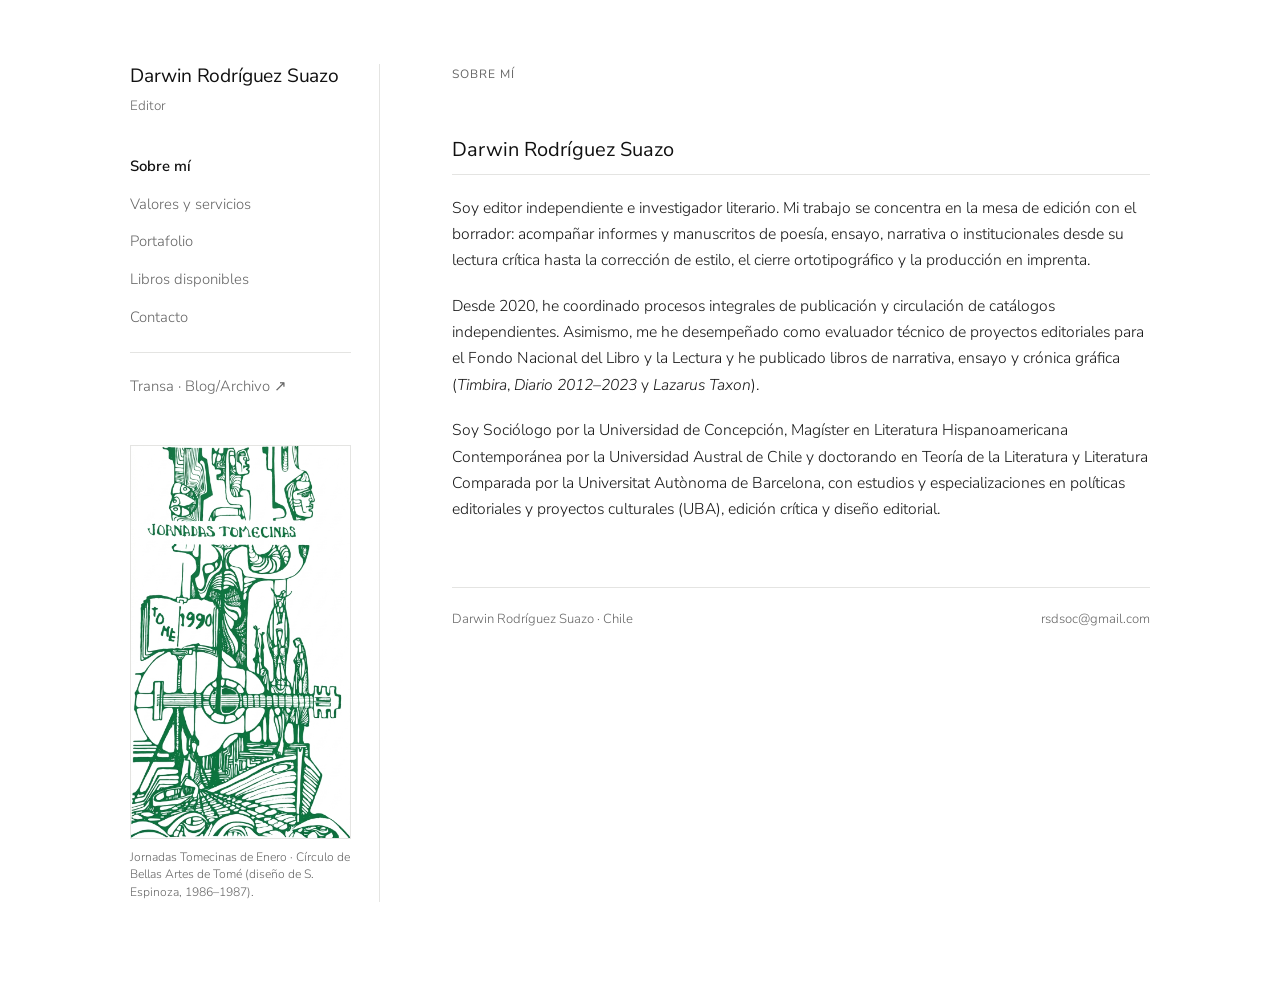
<file: index.html>
<!DOCTYPE html>
<html lang="es">
<head>
  <meta charset="UTF-8">
  <meta name="viewport" content="width=device-width, initial-scale=1.0">
  <title>Darwin Rodríguez Suazo | Editor independiente e investigador literario</title>
  <link rel="stylesheet" href="styles.css">
</head>
<body>
  <div class="editorial-layout">
    <aside class="sidebar">
      <div class="identity">
        <a href="index.html" class="site-title">Darwin Rodríguez Suazo</a>
        <p class="site-role">Editor</p>
      </div>

<nav class="nav-menu" aria-label="Menú principal">
        <a href="index.html" class="active">Sobre mí</a>
        <a href="servicios.html">Valores y servicios</a>
        <a href="trabajos.html">Portafolio</a>
        <a href="libros.html">Libros disponibles</a>
        <a href="contacto.html">Contacto</a>
        <div class="nav-divider"></div>
        <a href="https://transa.hypotheses.org/" target="_blank" rel="noopener" class="external-blog">Transa · Blog/Archivo ↗</a>
      </nav>

      <figure class="margin-artwork">
        <img src="img/cartel-tome.jpg" alt="Cartel Jornadas Tomecinas de Enero, Círculo de Bellas Artes de Tomé, 1990" onerror="this.parentElement.style.display='none';">
        <figcaption>Jornadas Tomecinas de Enero · Círculo de Bellas Artes de Tomé (diseño de S. Espinoza, 1986–1987).</figcaption>
      </figure>
    </aside>

    <main class="content-column">
      <p class="kicker">Sobre mí</p>
      <h2>Darwin Rodríguez Suazo</h2>
      <p>Soy editor independiente e investigador literario. Mi trabajo se concentra en la mesa de edición con el borrador: acompañar informes y manuscritos de poesía, ensayo, narrativa o institucionales desde su lectura crítica hasta la corrección de estilo, el cierre ortotipográfico y la producción en imprenta.</p>
      <p>Desde 2020, he coordinado procesos integrales de publicación y circulación de catálogos independientes. Asimismo, me he desempeñado como evaluador técnico de proyectos editoriales para el Fondo Nacional del Libro y la Lectura y he publicado libros de narrativa, ensayo y crónica gráfica (<em>Timbira</em>, <em>Diario 2012–2023</em> y <em>Lazarus Taxon</em>).</p>
      <p>Soy Sociólogo por la Universidad de Concepción, Magíster en Literatura Hispanoamericana Contemporánea por la Universidad Austral de Chile y doctorando en Teoría de la Literatura y Literatura Comparada por la Universitat Autònoma de Barcelona, con estudios y especializaciones en políticas editoriales y proyectos culturales (UBA), edición crítica y diseño editorial.</p>

      <footer class="colophon-footer">
        <span>Darwin Rodríguez Suazo · Chile</span>
        <span>rsdsoc@gmail.com</span>
      </footer>
    </main>
  </div>
</body>
</html>
</file>
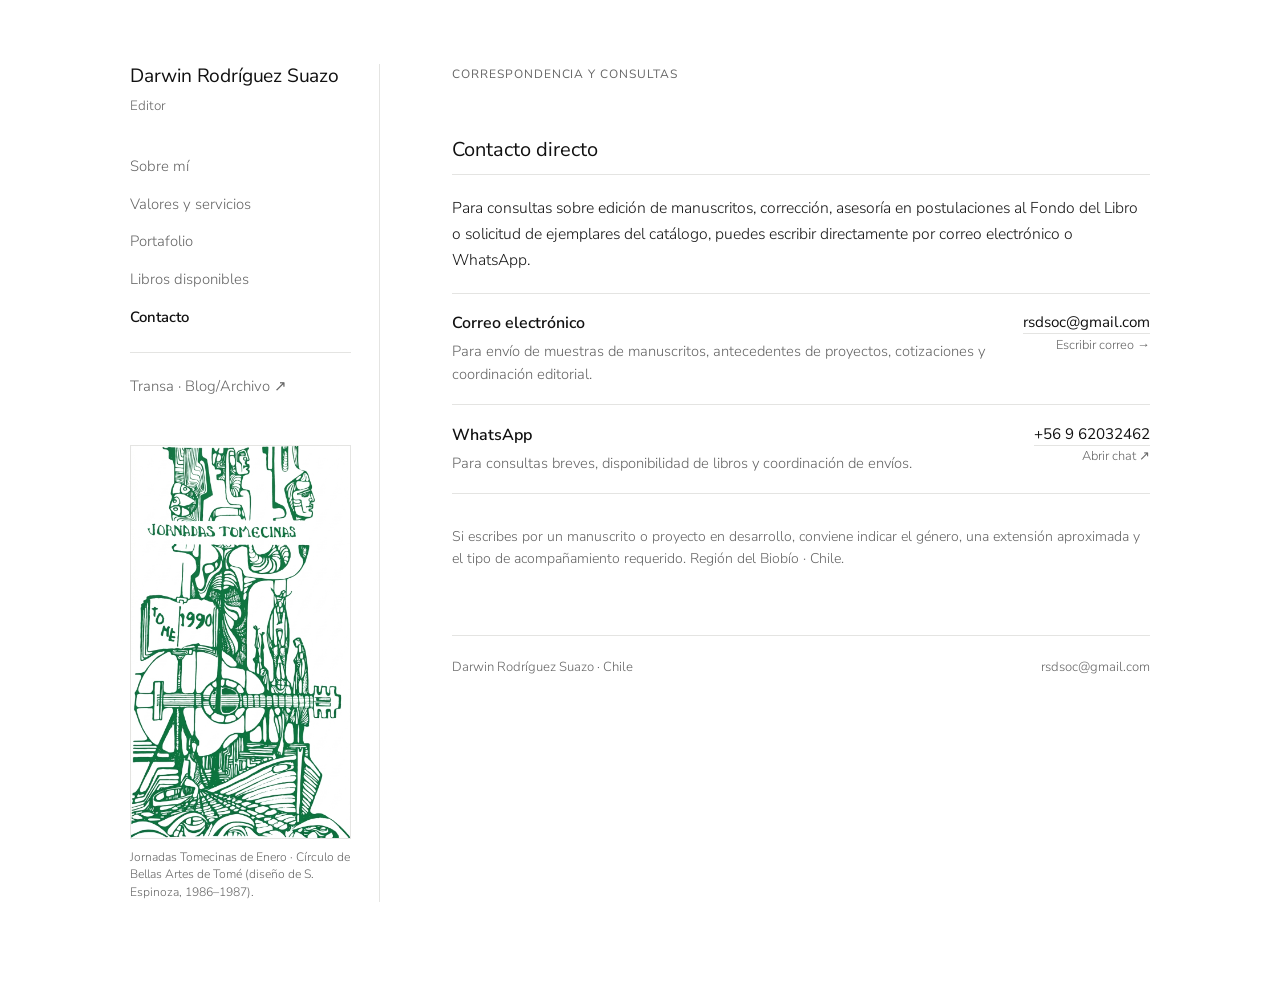
<file: contacto.html>
<!DOCTYPE html>
<html lang="es">
<head>
  <meta charset="UTF-8">
  <meta name="viewport" content="width=device-width, initial-scale=1.0">
  <title>Contacto | Darwin Rodríguez Suazo</title>
  <link rel="stylesheet" href="styles.css">
</head>
<body>
  <div class="editorial-layout">
    <aside class="sidebar">
      <div class="identity">
        <a href="index.html" class="site-title">Darwin Rodríguez Suazo</a>
        <p class="site-role">Editor</p>
      </div>

<nav class="nav-menu" aria-label="Menú principal">
        <a href="index.html">Sobre mí</a>
        <a href="servicios.html">Valores y servicios</a>
        <a href="trabajos.html">Portafolio</a>
        <a href="libros.html">Libros disponibles</a>
        <a href="contacto.html" class="active">Contacto</a>
        <div class="nav-divider"></div>
        <a href="https://transa.hypotheses.org/" target="_blank" rel="noopener" class="external-blog">Transa · Blog/Archivo ↗</a>
      </nav>

      <figure class="margin-artwork">
        <img src="img/cartel-tome.jpg" alt="Cartel Jornadas Tomecinas de Enero, Círculo de Bellas Artes de Tomé, 1990" onerror="this.parentElement.style.display='none';">
        <figcaption>Jornadas Tomecinas de Enero · Círculo de Bellas Artes de Tomé (diseño de S. Espinoza, 1986–1987).</figcaption>
      </figure>
    </aside>

    <main class="content-column">
      <p class="kicker">Correspondencia y consultas</p>
      <h2>Contacto directo</h2>
      <p>Para consultas sobre edición de manuscritos, corrección, asesoría en postulaciones al Fondo del Libro o solicitud de ejemplares del catálogo, puedes escribir directamente por correo electrónico o WhatsApp.</p>

      <div class="rate-table">
        <div class="rate-row">
          <div>
            <div class="rate-title">Correo electrónico</div>
            <div class="rate-detail">Para envío de muestras de manuscritos, antecedentes de proyectos, cotizaciones y coordinación editorial.</div>
          </div>
          <div class="rate-value">
            <a href="mailto:rsdsoc@gmail.com" class="text-link">rsdsoc@gmail.com</a>
            <span class="rate-unit">Escribir correo →</span>
          </div>
        </div>

        <div class="rate-row">
          <div>
            <div class="rate-title">WhatsApp</div>
            <div class="rate-detail">Para consultas breves, disponibilidad de libros y coordinación de envíos.</div>
          </div>
          <div class="rate-value">
            <a href="https://wa.me/56962032462" target="_blank" rel="noopener" class="text-link">+56 9 62032462</a>
            <span class="rate-unit">Abrir chat ↗</span>
          </div>
        </div>
      </div>

      <p class="rate-note">Si escribes por un manuscrito o proyecto en desarrollo, conviene indicar el género, una extensión aproximada y el tipo de acompañamiento requerido. Región del Biobío · Chile.</p>

      <footer class="colophon-footer">
        <span>Darwin Rodríguez Suazo · Chile</span>
        <span>rsdsoc@gmail.com</span>
      </footer>
    </main>
  </div>
</body>
</html>
</file>
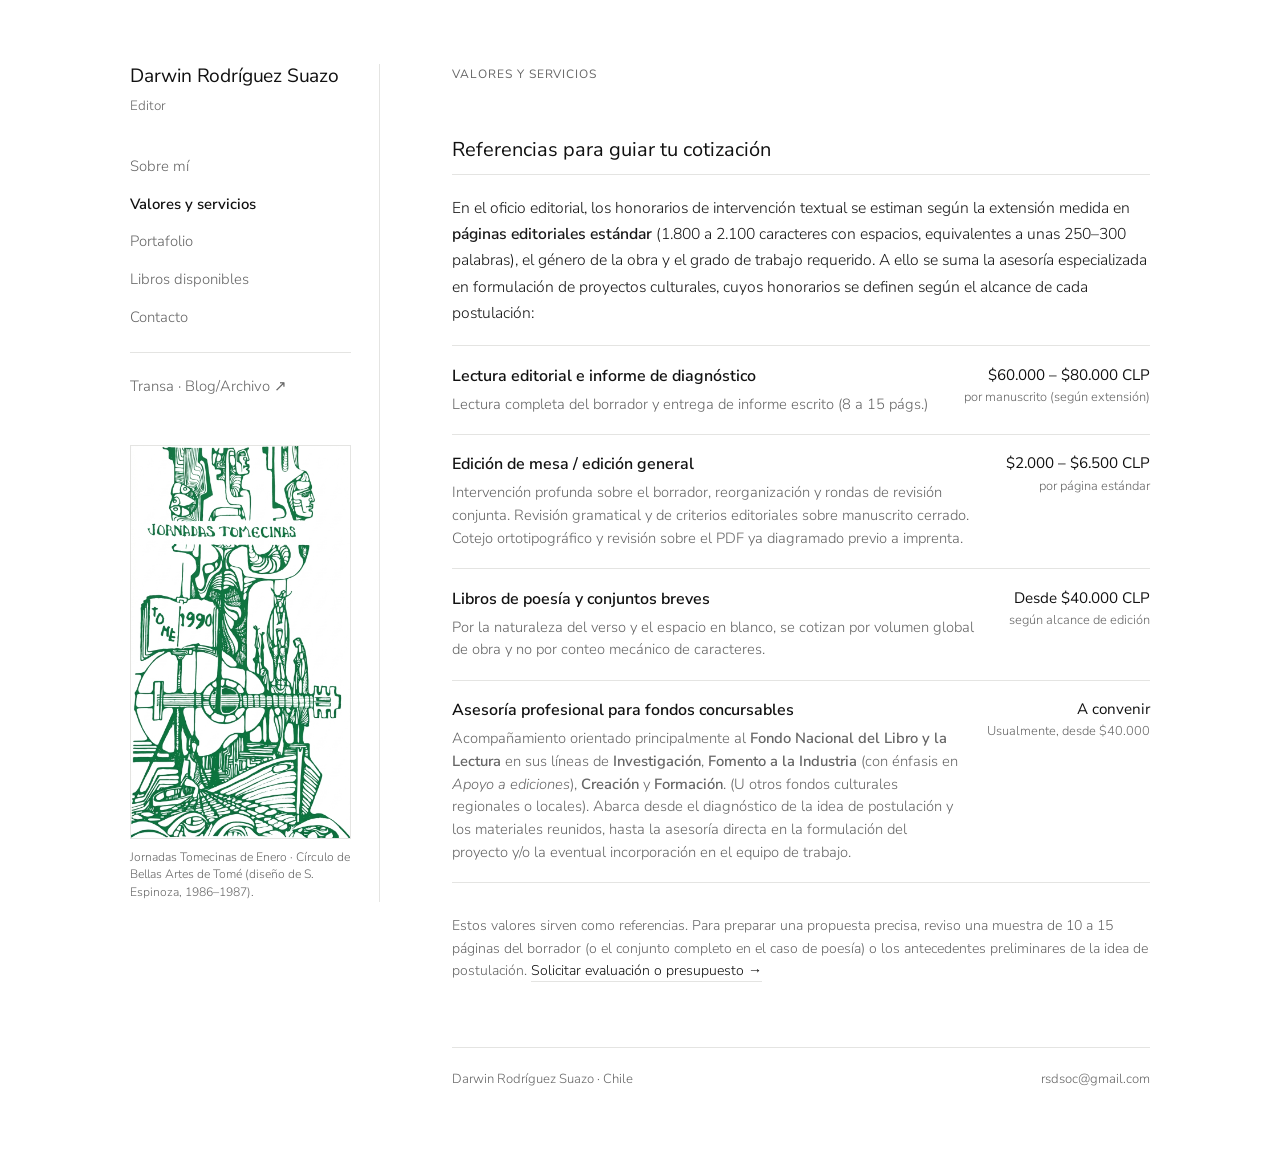
<file: servicios.html>
<!DOCTYPE html>
<html lang="es">
<head>
  <meta charset="UTF-8">
  <meta name="viewport" content="width=device-width, initial-scale=1.0">
  <title>Valores y servicios | Darwin Rodríguez Suazo</title>
  <link rel="stylesheet" href="styles.css">
</head>
<body>
  <div class="editorial-layout">
    <aside class="sidebar">
      <div class="identity">
        <a href="index.html" class="site-title">Darwin Rodríguez Suazo</a>
        <p class="site-role">Editor</p>
      </div>

<nav class="nav-menu" aria-label="Menú principal">
        <a href="index.html">Sobre mí</a>
        <a href="servicios.html" class="active">Valores y servicios</a>
        <a href="trabajos.html">Portafolio</a>
        <a href="libros.html">Libros disponibles</a>
        <a href="contacto.html">Contacto</a>
        <div class="nav-divider"></div>
        <a href="https://transa.hypotheses.org/" target="_blank" rel="noopener" class="external-blog">Transa · Blog/Archivo ↗</a>
      </nav>

      <figure class="margin-artwork">
        <img src="img/cartel-tome.jpg" alt="Cartel Jornadas Tomecinas de Enero, Círculo de Bellas Artes de Tomé, 1990" onerror="this.parentElement.style.display='none';">
        <figcaption>Jornadas Tomecinas de Enero · Círculo de Bellas Artes de Tomé (diseño de S. Espinoza, 1986–1987).</figcaption>
      </figure>
    </aside>

    <main class="content-column">
      <p class="kicker">Valores y servicios</p>
      <h2>Referencias para guiar tu cotización</h2>
      <p>En el oficio editorial, los honorarios de intervención textual se estiman según la extensión medida en <strong>páginas editoriales estándar</strong> (1.800 a 2.100 caracteres con espacios, equivalentes a unas 250–300 palabras), el género de la obra y el grado de trabajo requerido. A ello se suma la asesoría especializada en formulación de proyectos culturales, cuyos honorarios se definen según el alcance de cada postulación:</p>

      <div class="rate-table">
        <div class="rate-row">
          <div>
            <div class="rate-title">Lectura editorial e informe de diagnóstico</div>
            <div class="rate-detail">Lectura completa del borrador y entrega de informe escrito (8 a 15 págs.)</div>
          </div>
          <div class="rate-value">
            $60.000 – $80.000 CLP
            <span class="rate-unit">por manuscrito (según extensión)</span>
          </div>
        </div>

        <div class="rate-row">
          <div>
            <div class="rate-title">Edición de mesa / edición general</div>
            <div class="rate-detail">Intervención profunda sobre el borrador, reorganización y rondas de revisión conjunta. Revisión gramatical y de criterios editoriales sobre manuscrito cerrado. Cotejo ortotipográfico y revisión sobre el PDF ya diagramado previo a imprenta.</div>
          </div>
          <div class="rate-value">
            $2.000 – $6.500 CLP
            <span class="rate-unit">por página estándar</span>
          </div>
        </div>

        <div class="rate-row">
          <div>
            <div class="rate-title">Libros de poesía y conjuntos breves</div>
            <div class="rate-detail">Por la naturaleza del verso y el espacio en blanco, se cotizan por volumen global de obra y no por conteo mecánico de caracteres.</div>
          </div>
          <div class="rate-value">
            Desde $40.000 CLP
            <span class="rate-unit">según alcance de edición</span>
          </div>
        </div>

        <div class="rate-row">
          <div>
            <div class="rate-title">Asesoría profesional para fondos concursables</div>
            <div class="rate-detail">Acompañamiento orientado principalmente al <strong>Fondo Nacional del Libro y la Lectura</strong> en sus líneas de <strong>Investigación</strong>, <strong>Fomento a la Industria</strong> (con énfasis en <em>Apoyo a ediciones</em>), <strong>Creación</strong> y <strong>Formación</strong>. (U otros fondos culturales regionales o locales). Abarca desde el diagnóstico de la idea de postulación y los materiales reunidos, hasta la asesoría directa en la formulación del proyecto y/o la eventual incorporación en el equipo de trabajo.</div>
          </div>
          <div class="rate-value">
            A convenir
            <span class="rate-unit">Usualmente, desde $40.000</span>
          </div>
        </div>
      </div>

      <p class="rate-note">Estos valores sirven como referencias. Para preparar una propuesta precisa, reviso una muestra de 10 a 15 páginas del borrador (o el conjunto completo en el caso de poesía) o los antecedentes preliminares de la idea de postulación. <a href="contacto.html" class="text-link">Solicitar evaluación o presupuesto →</a></p>

      <footer class="colophon-footer">
        <span>Darwin Rodríguez Suazo · Chile</span>
        <span>rsdsoc@gmail.com</span>
      </footer>
    </main>
  </div>
</body>
</html>
</file>
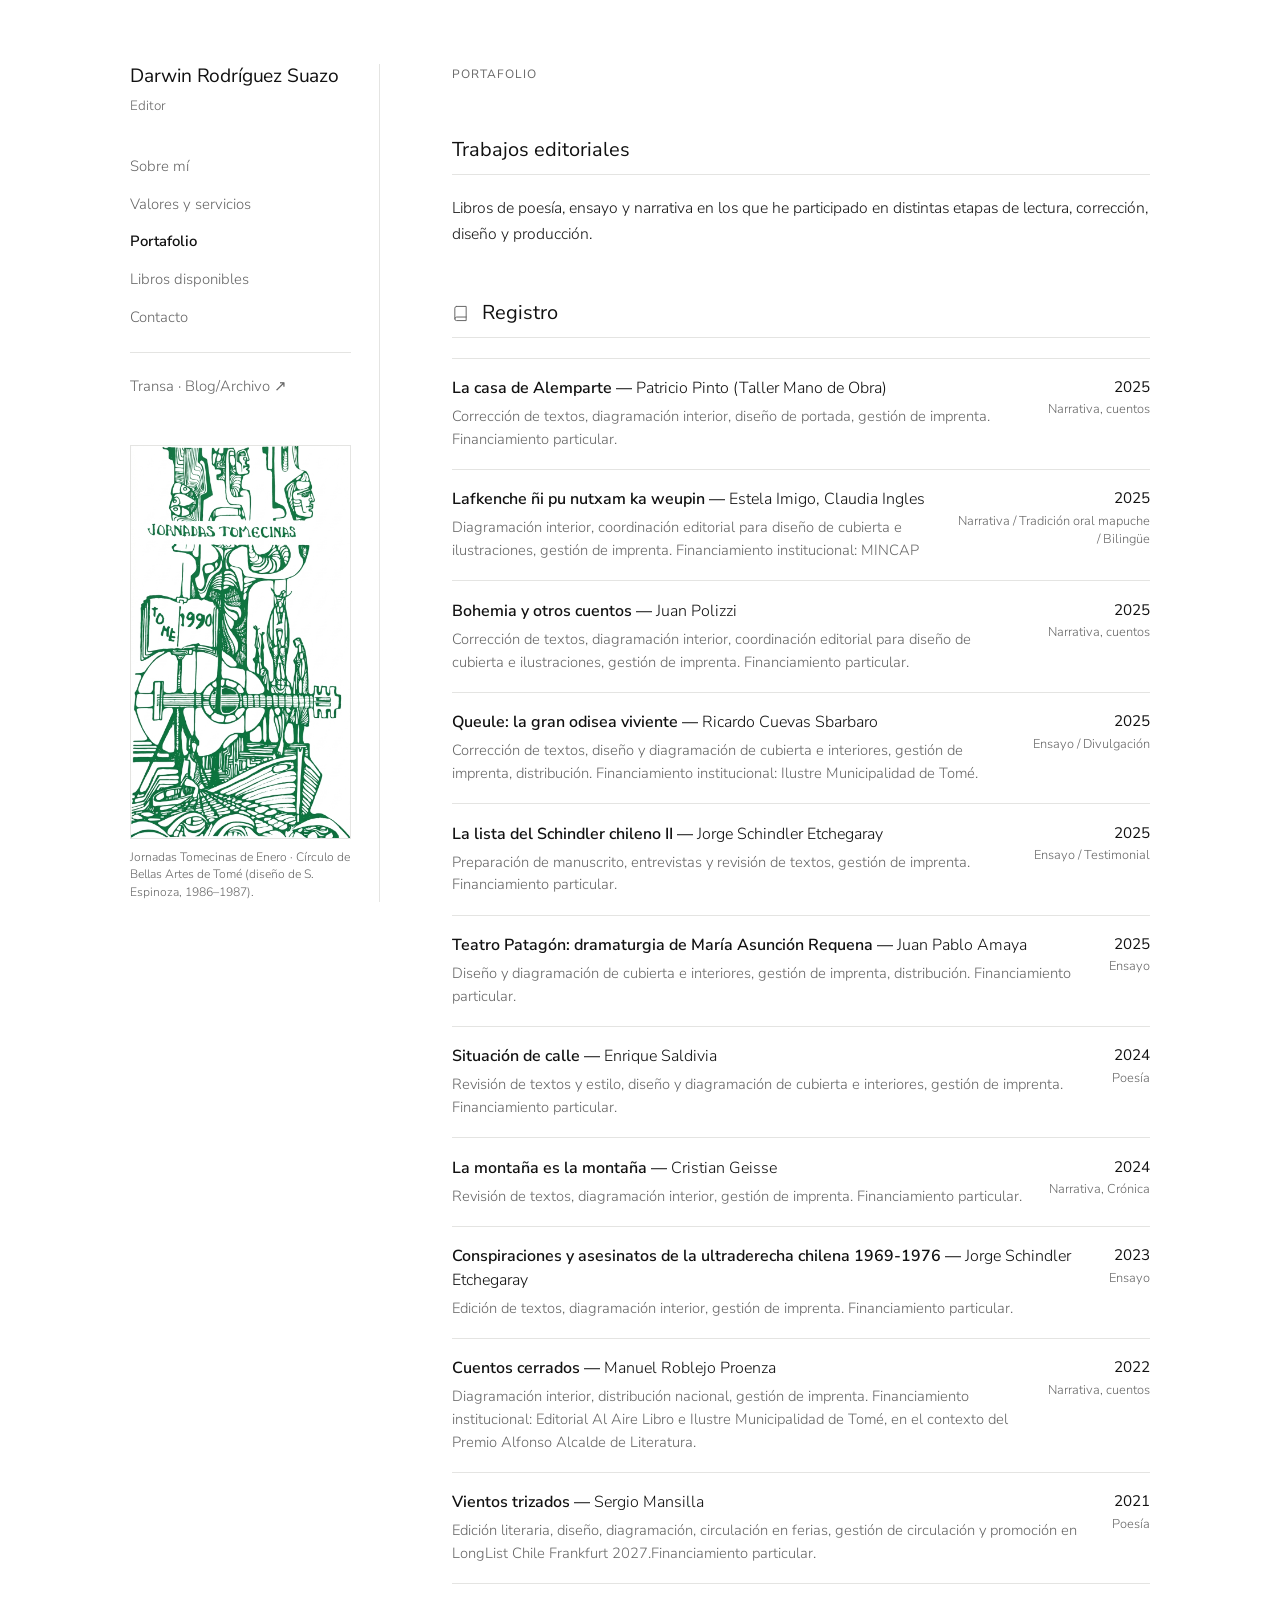
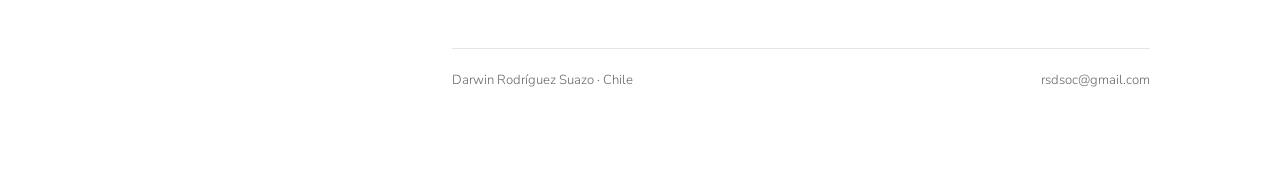
<file: trabajos.html>
<!DOCTYPE html>
<html lang="es">
<head>
  <meta charset="UTF-8">
  <meta name="viewport" content="width=device-width, initial-scale=1.0">
  <title>Trabajos realizados | Darwin Rodríguez Suazo</title>
  <link rel="stylesheet" href="styles.css">
</head>
<body>
  <div class="editorial-layout">
    <aside class="sidebar">
      <div class="identity">
        <a href="index.html" class="site-title">Darwin Rodríguez Suazo</a>
        <p class="site-role">Editor</p>
      </div>

<nav class="nav-menu" aria-label="Menú principal">
        <a href="index.html">Sobre mí</a>
        <a href="servicios.html">Valores y servicios</a>
        <a href="trabajos.html" class="active">Portafolio</a>
        <a href="libros.html">Libros disponibles</a>
        <a href="contacto.html">Contacto</a>
        <div class="nav-divider"></div>
        <a href="https://transa.hypotheses.org/" target="_blank" rel="noopener" class="external-blog">Transa · Blog/Archivo ↗</a>
      </nav>

      <figure class="margin-artwork">
        <img src="img/cartel-tome.jpg" alt="Cartel Jornadas Tomecinas de Enero, Círculo de Bellas Artes de Tomé, 1990" onerror="this.parentElement.style.display='none';">
        <figcaption>Jornadas Tomecinas de Enero · Círculo de Bellas Artes de Tomé (diseño de S. Espinoza, 1986–1987).</figcaption>
      </figure>
    </aside>

    <main class="content-column">
      <p class="kicker">Portafolio</p>
      <h2>Trabajos editoriales</h2>
      <p>Libros de poesía, ensayo y narrativa en los que he participado en distintas etapas de lectura, corrección, diseño y producción.</p>

      <!-- SECCIÓN: REGISTRO -->
      <h2>
        <svg width="17" height="17" viewBox="0 0 24 24" fill="none" stroke="currentColor" stroke-width="1.4" stroke-linecap="round" stroke-linejoin="round" style="vertical-align: -3px; margin-right: 0.5rem; color: var(--muted);" aria-hidden="true">
          <path d="M4 19.5A2.5 2.5 0 0 1 6.5 17H20"/>
          <path d="M6.5 2H20v20H6.5A2.5 2.5 0 0 1 4 19.5v-15A2.5 2.5 0 0 1 6.5 2z"/>
        </svg>
        Registro
      </h2>

      <div class="rate-table">
        <div class="rate-row">
          <div>
            <div class="rate-title">La casa de Alemparte — <span style="font-weight: 300;">Patricio Pinto (Taller Mano de Obra)</span></div>
            <div class="rate-detail">Corrección de textos, diagramación interior, diseño de portada, gestión de imprenta. Financiamiento particular.</div>
          </div>
          <div class="rate-value">
            2025
            <span class="rate-unit">Narrativa, cuentos</span>
          </div>
        </div>

        <div class="rate-row">
          <div>
            <div class="rate-title">Lafkenche ñi pu nutxam ka weupin — <span style="font-weight: 300;">Estela Imigo, Claudia Ingles</span></div>
            <div class="rate-detail">Diagramación interior, coordinación editorial para diseño de cubierta e ilustraciones, gestión de imprenta. Financiamiento institucional: MINCAP</div>
          </div>
          <div class="rate-value" style="white-space: normal; max-width: 195px;">
            2025
            <span class="rate-unit">Narrativa / Tradición oral mapuche / Bilingüe</span>
          </div>
        </div>

        <div class="rate-row">
          <div>
            <div class="rate-title">Bohemia y otros cuentos — <span style="font-weight: 300;">Juan Polizzi</span></div>
            <div class="rate-detail">Corrección de textos, diagramación interior, coordinación editorial para diseño de cubierta e ilustraciones, gestión de imprenta. Financiamiento particular.</div>
          </div>
          <div class="rate-value">
            2025
            <span class="rate-unit">Narrativa, cuentos</span>
          </div>
        </div>

        <div class="rate-row">
          <div>
            <div class="rate-title">Queule: la gran odisea viviente — <span style="font-weight: 300;">Ricardo Cuevas Sbarbaro</span></div>
            <div class="rate-detail">Corrección de textos, diseño y diagramación de cubierta e interiores, gestión de imprenta, distribución. Financiamiento institucional: Ilustre Municipalidad de Tomé.</div>
          </div>
          <div class="rate-value">
            2025
            <span class="rate-unit">Ensayo / Divulgación</span>
          </div>
        </div>

        <div class="rate-row">
          <div>
            <div class="rate-title">La lista del Schindler chileno II — <span style="font-weight: 300;">Jorge Schindler Etchegaray</span></div>
            <div class="rate-detail">Preparación de manuscrito, entrevistas y revisión de textos, gestión de imprenta. Financiamiento particular.</div>
          </div>
          <div class="rate-value">
            2025
            <span class="rate-unit">Ensayo / Testimonial</span>
          </div>
        </div>

        <div class="rate-row">
          <div>
            <div class="rate-title">Teatro Patagón: dramaturgia de María Asunción Requena — <span style="font-weight: 300;">Juan Pablo Amaya</span></div>
            <div class="rate-detail">Diseño y diagramación de cubierta e interiores, gestión de imprenta, distribución. Financiamiento particular.</div>
          </div>
          <div class="rate-value">
            2025
            <span class="rate-unit">Ensayo</span>
          </div>
        </div>

        <div class="rate-row">
          <div>
            <div class="rate-title">Situación de calle — <span style="font-weight: 300;">Enrique Saldivia</span></div>
            <div class="rate-detail">Revisión de textos y estilo, diseño y diagramación de cubierta e interiores, gestión de imprenta. Financiamiento particular.</div>
          </div>
          <div class="rate-value">
            2024
            <span class="rate-unit">Poesía</span>
          </div>
        </div>

        <div class="rate-row">
          <div>
            <div class="rate-title">La montaña es la montaña — <span style="font-weight: 300;">Cristian Geisse</span></div>
            <div class="rate-detail">Revisión de textos, diagramación interior, gestión de imprenta. Financiamiento particular.</div>
          </div>
          <div class="rate-value">
            2024
            <span class="rate-unit">Narrativa, Crónica</span>
          </div>
        </div>

        <div class="rate-row">
          <div>
            <div class="rate-title">Conspiraciones y asesinatos de la ultraderecha chilena 1969-1976 — <span style="font-weight: 300;">Jorge Schindler Etchegaray</span></div>
            <div class="rate-detail">Edición de textos, diagramación interior, gestión de imprenta. Financiamiento particular.</div>
          </div>
          <div class="rate-value">
            2023
            <span class="rate-unit">Ensayo</span>
          </div>
        </div>

        <div class="rate-row">
          <div>
            <div class="rate-title">Cuentos cerrados — <span style="font-weight: 300;">Manuel Roblejo Proenza</span></div>
            <div class="rate-detail">Diagramación interior, distribución nacional, gestión de imprenta. Financiamiento institucional: Editorial Al Aire Libro e Ilustre Municipalidad de Tomé, en el contexto del Premio Alfonso Alcalde de Literatura.</div>
          </div>
          <div class="rate-value">
            2022
            <span class="rate-unit">Narrativa, cuentos</span>
          </div>
        </div>

        <div class="rate-row">
          <div>
            <div class="rate-title">Vientos trizados — <span style="font-weight: 300;">Sergio Mansilla</span></div>
            <div class="rate-detail">Edición literaria, diseño, diagramación, circulación en ferias, gestión de circulación y promoción en LongList Chile Frankfurt 2027.Financiamiento particular.</div>
          </div>
          <div class="rate-value">
            2021
            <span class="rate-unit">Poesía</span>
          </div>
        </div>
      </div>

      <footer class="colophon-footer">
        <span>Darwin Rodríguez Suazo · Chile</span>
        <span>rsdsoc@gmail.com</span>
      </footer>
    </main>
  </div>
</body>
</html>
</file>
<file: styles.css>
@import url('https://fonts.googleapis.com/css2?family=Nunito+Sans:ital,opsz,wght@0,6..12,300;0,6..12,400;0,6..12,600;1,6..12,300;1,6..12,400&display=swap');

:root {
  --bg: #ffffff;
  --surface: #f7f7f5;
  --text: #181818;
  --muted: #666666;
  --border: #e4e4e2;
  --accent: #111111;
}

*,
*::before,
*::after {
  box-sizing: border-box;
}

html {
  font-size: 16px;
  -webkit-text-size-adjust: 100%;
}

body {
  margin: 0;
  padding: 0;
  background-color: var(--bg);
  color: var(--text);
  font-family: 'Avenir Light', 'Avenir', 'Nunito Sans', -apple-system, BlinkMacSystemFont, 'Helvetica Neue', sans-serif;
  font-weight: 300;
  line-height: 1.68;
  -webkit-font-smoothing: antialiased;
  overflow-x: hidden;
}

img {
  max-width: 100%;
  height: auto;
  display: block;
}

a {
  color: inherit;
  text-decoration: none;
}

/* =========================================
   RETÍCULA EDITORIAL (ESCRITORIO)
   ========================================= */
.editorial-layout {
  display: grid;
  grid-template-columns: 250px minmax(0, 1fr);
  gap: 4.5rem;
  max-width: 1100px;
  margin: 0 auto;
  padding: 4rem 2.5rem 5rem;
}

/* =========================================
   BARRA LATERAL Y MENÚ
   ========================================= */
.sidebar {
  position: sticky;
  top: 4rem;
  align-self: start;
  padding-right: 1.75rem;
  border-right: 1px solid var(--border);
}

.identity {
  margin-bottom: 2.25rem;
}

.site-title {
  display: block;
  font-size: 1.2rem;
  font-weight: 400;
  letter-spacing: -0.01em;
  line-height: 1.3;
  color: var(--accent);
}

.site-role {
  margin: 0.45rem 0 0;
  font-size: 0.84rem;
  line-height: 1.5;
  color: var(--muted);
}

.nav-menu {
  display: flex;
  flex-direction: column;
  gap: 0.6rem;
}

.nav-menu a {
  font-size: 0.93rem;
  color: var(--muted);
  transition: color 0.15s ease;
  padding: 0.1rem 0;
}

.nav-menu a:hover {
  color: var(--accent);
}

.nav-menu a.active {
  color: var(--accent);
  font-weight: 600;
}

.nav-divider {
  height: 1px;
  background-color: var(--border);
  margin: 0.65rem 0;
  width: 100%;
}

.external-blog {
  font-size: 0.88rem;
}

.margin-artwork {
  margin: 2.75rem 0 0;
  padding: 0;
}

.margin-artwork img {
  width: 100%;
  border: 1px solid var(--border);
}

.margin-artwork figcaption {
  margin-top: 0.6rem;
  font-size: 0.76rem;
  line-height: 1.45;
  color: var(--muted);
}

/* =========================================
   COLUMNA PRINCIPAL DE CONTENIDO
   ========================================= */
.content-column {
  min-width: 0;
  max-width: 720px;
}

.kicker {
  margin: 0 0 0.5rem;
  font-size: 0.75rem;
  font-weight: 400;
  letter-spacing: 0.08em;
  text-transform: uppercase;
  color: var(--muted);
}

h1 {
  margin: 0 0 1.4rem;
  font-size: 2.15rem;
  font-weight: 300;
  line-height: 1.2;
  letter-spacing: -0.02em;
  color: var(--accent);
}

h2 {
  margin: 3.25rem 0 1.25rem;
  padding-bottom: 0.65rem;
  border-bottom: 1px solid var(--border);
  font-size: 1.25rem;
  font-weight: 400;
  line-height: 1.35;
  color: var(--accent);
}

h3 {
  margin: 0 0 0.6rem;
  font-size: 1.12rem;
  font-weight: 400;
  line-height: 1.38;
  color: var(--accent);
}

.lead {
  margin: 0 0 1.5rem;
  font-size: 1.12rem;
  font-weight: 300;
  line-height: 1.65;
  color: var(--text);
}

p {
  margin: 0 0 1.2rem;
  font-size: 0.98rem;
  overflow-wrap: break-word;
}

strong {
  font-weight: 600;
}

em {
  font-style: italic;
}

.text-link {
  color: var(--accent);
  border-bottom: 1px solid var(--border);
  padding-bottom: 1px;
  transition: border-color 0.15s ease;
}

.text-link:hover {
  border-bottom-color: var(--accent);
}

/* =========================================
   TABLAS LINEALES (PORTAFOLIO, SERVICIOS, CONTACTO)
   ========================================= */
.rate-table {
  border-top: 1px solid var(--border);
  margin-bottom: 2rem;
}

.rate-row {
  display: grid;
  grid-template-columns: minmax(0, 1fr) auto;
  gap: 1.5rem;
  align-items: start;
  padding: 1.15rem 0;
  border-bottom: 1px solid var(--border);
}

.rate-title {
  font-size: 1rem;
  font-weight: 600;
  line-height: 1.45;
  color: var(--accent);
  margin-bottom: 0.3rem;
}

.rate-detail {
  font-size: 0.92rem;
  line-height: 1.55;
  color: var(--muted);
}

.rate-value {
  text-align: right;
  font-size: 0.95rem;
  font-weight: 400;
  line-height: 1.4;
  color: var(--accent);
  white-space: nowrap;
}

.rate-unit {
  display: block;
  margin-top: 0.2rem;
  font-size: 0.8rem;
  font-weight: 300;
  color: var(--muted);
}

.rate-note {
  margin-top: 1.25rem;
  font-size: 0.88rem;
  line-height: 1.6;
  color: var(--muted);
}

/* =========================================
   FICHAS DE CATÁLOGO (LIBROS DISPONIBLES)
   ========================================= */
.book-entry {
  display: grid;
  grid-template-columns: 135px minmax(0, 1fr);
  gap: 1.75rem;
  align-items: start;
  padding: 1.75rem 0;
  border-bottom: 1px solid var(--border);
}

.book-entry:first-of-type {
  border-top: 1px solid var(--border);
}

.book-cover {
  width: 135px;
  min-height: 195px;
  background-color: var(--surface);
  border: 1px solid var(--border);
  display: flex;
  align-items: center;
  justify-content: center;
  text-align: center;
  padding: 0.75rem;
  font-size: 0.76rem;
  color: var(--muted);
}

.book-cover img {
  width: 100%;
  height: auto;
}

/* =========================================
   COLOFÓN / PIE DE PÁGINA
   ========================================= */
.colophon-footer {
  margin-top: 4rem;
  padding-top: 1.25rem;
  border-top: 1px solid var(--border);
  display: flex;
  justify-content: space-between;
  align-items: center;
  gap: 1rem;
  font-size: 0.82rem;
  color: var(--muted);
}

/* =========================================
   ADAPTACIÓN MÓVIL (iPhone SE 375px y tablets)
   ========================================= */
@media (max-width: 860px) {
  .editorial-layout {
    display: block;
    width: 100%;
    padding: 1.5rem 1.2rem 3rem;
  }

  .sidebar {
    position: static;
    width: 100%;
    padding: 0 0 1.15rem;
    margin-bottom: 1.85rem;
    border-right: none;
    border-bottom: 1px solid var(--border);
  }

  .identity {
    margin-bottom: 1rem;
  }

  .site-title {
    font-size: 1.15rem;
  }

  .site-role {
    font-size: 0.82rem;
  }

  .nav-menu {
    flex-direction: row;
    flex-wrap: wrap;
    gap: 0.45rem 1rem;
  }

  .nav-menu a {
    font-size: 0.88rem;
    padding: 0.2rem 0;
  }

  .nav-divider,
  .margin-artwork {
    display: none;
  }

  .content-column {
    width: 100%;
    max-width: 100%;
  }

  h1 {
    font-size: 1.7rem;
    margin-bottom: 1.1rem;
  }

  h2 {
    font-size: 1.18rem;
    margin-top: 2.25rem;
  }

  .lead {
    font-size: 1.02rem;
  }

  .rate-row {
    display: flex;
    flex-direction: column;
    gap: 0.4rem;
    padding: 1rem 0;
  }

  .rate-value {
    width: 100%;
    max-width: 100% !important;
    text-align: left;
    white-space: normal !important;
  }

  .book-entry {
    display: flex;
    flex-direction: column;
    gap: 1rem;
    padding: 1.4rem 0;
  }

  .book-cover {
    width: 145px;
    min-height: 205px;
  }

  .colophon-footer {
    flex-direction: column;
    align-items: flex-start;
    gap: 0.35rem;
    margin-top: 2.75rem;
  }
}
</file>
